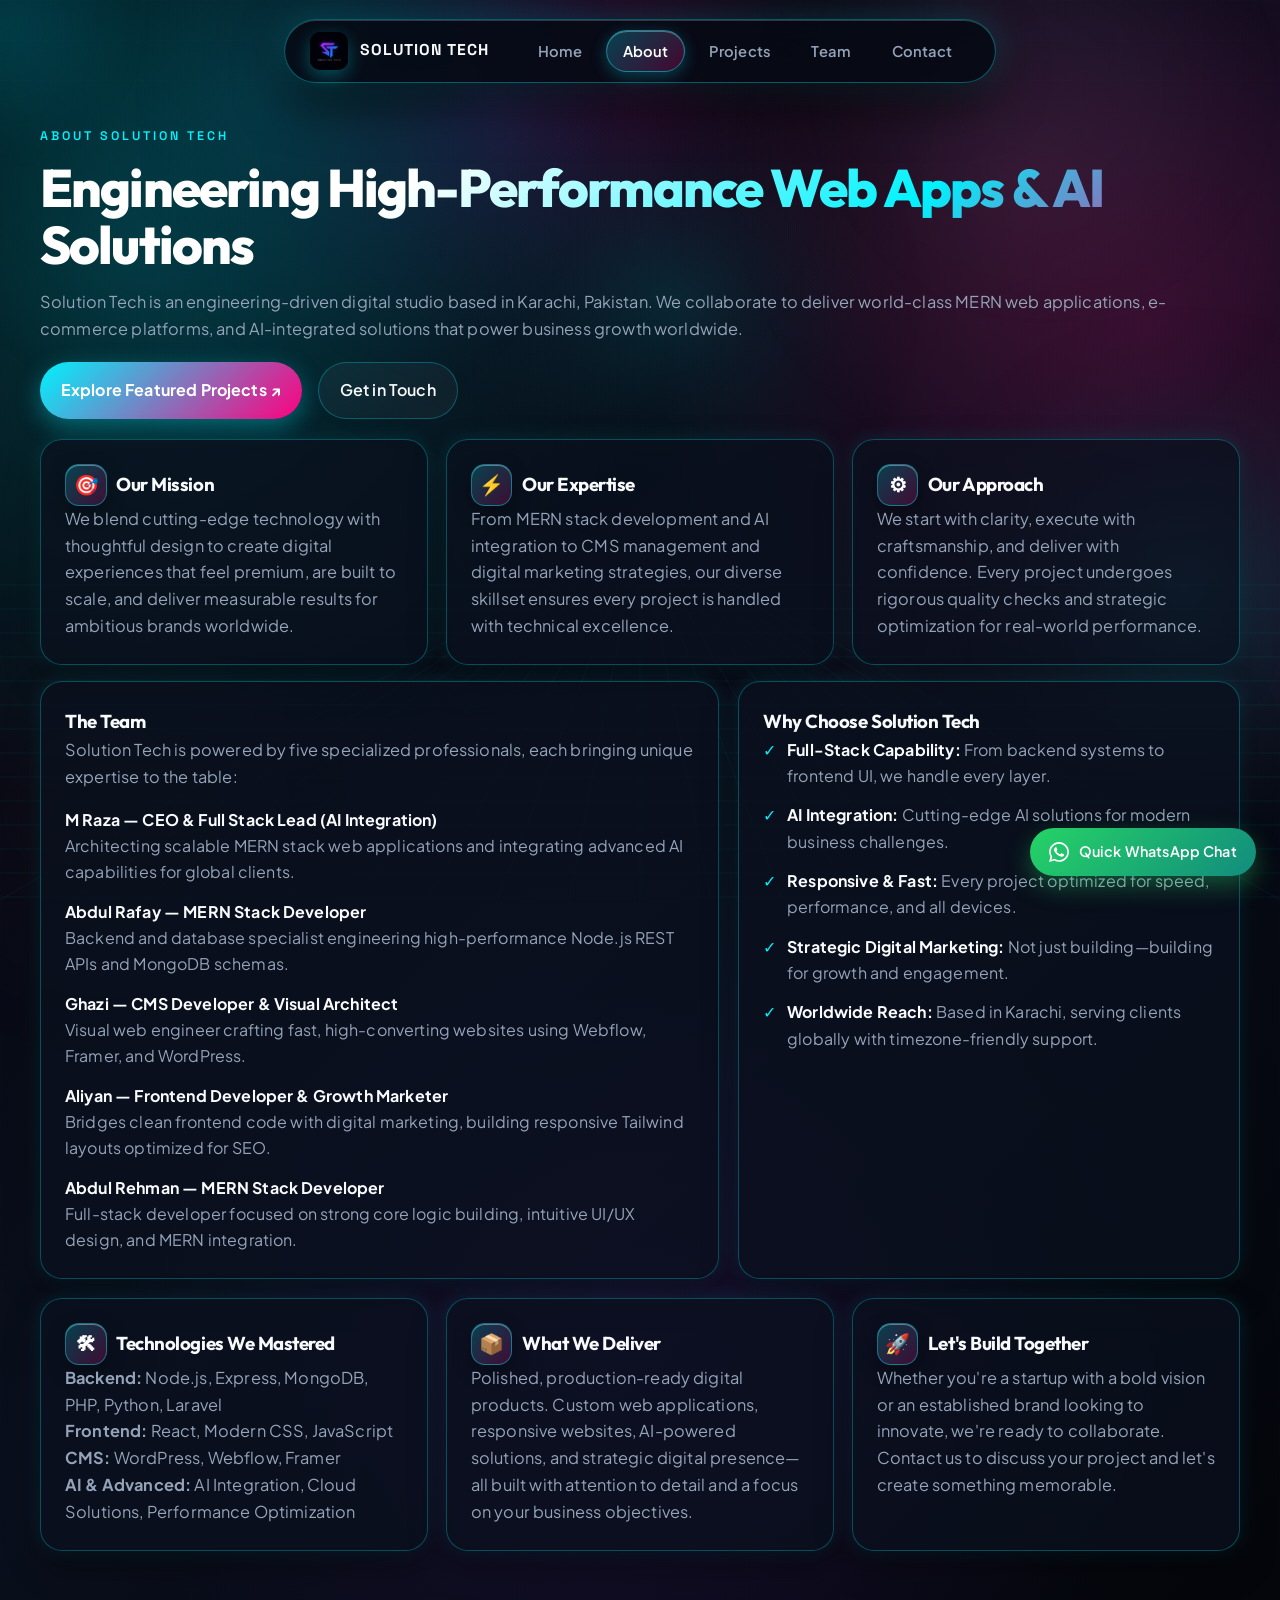
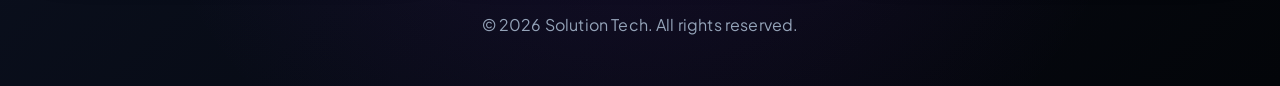
<file: about.html>
<!DOCTYPE html>
<html lang="en">
  <head>
    <meta charset="UTF-8" />
    <meta name="viewport" content="width=device-width, initial-scale=1.0" />
    <meta name="description" content="Learn more about Solution Tech and the way we build thoughtful digital experiences." />
    <title>Solution Tech | About</title>
    <link rel="stylesheet" href="styles.css?v=16.0" />
  </head>
  <body>
    <canvas id="particleCanvas"></canvas>
    <div class="aurora aurora-one"></div>
    <div class="aurora aurora-two"></div>
    <div class="cursor-glow" aria-hidden="true"></div>

    <header class="site-header">
      <a href="index.html" class="brand">
        <img src="solution tech logo.png" alt="Solution Tech logo" class="brand-logo" />
        <span>Solution Tech</span>
      </a>
      <button class="mobile-nav-toggle" aria-label="Toggle navigation menu">
        <svg width="24" height="24" viewBox="0 0 24 24" fill="none" stroke="currentColor" stroke-width="2" stroke-linecap="round" stroke-linejoin="round"><line x1="3" y1="12" x2="21" y2="12"></line><line x1="3" y1="6" x2="21" y2="6"></line><line x1="3" y1="18" x2="21" y2="18"></line></svg>
      </button>
      <nav class="site-nav" aria-label="Primary navigation">
        <a href="index.html">Home</a>
        <a href="about.html" class="active">About</a>
        <a href="projects.html">Projects</a>
        <a href="team.html">Team</a>
        <a href="contact.html">Contact</a>
      </nav>
    </header>

    <main class="page-shell">
      <section class="reveal">
        <p class="eyebrow">About Solution Tech</p>
        <h1 class="page-title">Engineering High-Performance Web Apps & AI Solutions</h1>
        <p class="hero-text">Solution Tech is an engineering-driven digital studio based in Karachi, Pakistan. We collaborate to deliver world-class MERN web applications, e-commerce platforms, and AI-integrated solutions that power business growth worldwide.</p>
        <div class="hero-actions" style="margin-top: 1.2rem;">
          <a href="projects.html" class="btn btn-primary">Explore Featured Projects ↗</a>
          <a href="contact.html" class="btn btn-secondary">Get in Touch</a>
        </div>
      </section>

      <section class="info-grid reveal">
        <article class="info-card">
          <h3><span class="card-icon">🎯</span> Our Mission</h3>
          <p>We blend cutting-edge technology with thoughtful design to create digital experiences that feel premium, are built to scale, and deliver measurable results for ambitious brands worldwide.</p>
        </article>
        <article class="info-card">
          <h3><span class="card-icon">⚡</span> Our Expertise</h3>
          <p>From MERN stack development and AI integration to CMS management and digital marketing strategies, our diverse skillset ensures every project is handled with technical excellence.</p>
        </article>
        <article class="info-card">
          <h3><span class="card-icon">⚙</span> Our Approach</h3>
          <p>We start with clarity, execute with craftsmanship, and deliver with confidence. Every project undergoes rigorous quality checks and strategic optimization for real-world performance.</p>
        </article>
      </section>

      <section class="detail-section reveal">
        <article class="detail-card">
          <h3>The Team</h3>
          <p>Solution Tech is powered by five specialized professionals, each bringing unique expertise to the table:</p>
          <ul style="list-style: none; padding: 0; margin-top: 1rem; color: var(--muted);">
            <li style="margin-bottom: 0.8rem;"><strong style="color: var(--text);">M Raza — CEO & Full Stack Lead (AI Integration)</strong><br/>Architecting scalable MERN stack web applications and integrating advanced AI capabilities for global clients.</li>
            <li style="margin-bottom: 0.8rem;"><strong style="color: var(--text);">Abdul Rafay — MERN Stack Developer</strong><br/>Backend and database specialist engineering high-performance Node.js REST APIs and MongoDB schemas.</li>
            <li style="margin-bottom: 0.8rem;"><strong style="color: var(--text);">Ghazi — CMS Developer & Visual Architect</strong><br/>Visual web engineer crafting fast, high-converting websites using Webflow, Framer, and WordPress.</li>
            <li style="margin-bottom: 0.8rem;"><strong style="color: var(--text);">Aliyan — Frontend Developer & Growth Marketer</strong><br/>Bridges clean frontend code with digital marketing, building responsive Tailwind layouts optimized for SEO.</li>
            <li><strong style="color: var(--text);">Abdul Rehman — MERN Stack Developer</strong><br/>Full-stack developer focused on strong core logic building, intuitive UI/UX design, and MERN integration.</li>
          </ul>
        </article>
        <article class="detail-card">
          <h3>Why Choose Solution Tech</h3>
          <ul style="list-style: none; padding: 0; color: var(--muted);">
            <li style="margin-bottom: 0.8rem; padding-left: 1.5rem; position: relative;"><span style="position: absolute; left: 0; color: var(--accent);">✓</span> <strong style="color: var(--text);">Full-Stack Capability:</strong> From backend systems to frontend UI, we handle every layer.</li>
            <li style="margin-bottom: 0.8rem; padding-left: 1.5rem; position: relative;"><span style="position: absolute; left: 0; color: var(--accent);">✓</span> <strong style="color: var(--text);">AI Integration:</strong> Cutting-edge AI solutions for modern business challenges.</li>
            <li style="margin-bottom: 0.8rem; padding-left: 1.5rem; position: relative;"><span style="position: absolute; left: 0; color: var(--accent);">✓</span> <strong style="color: var(--text);">Responsive & Fast:</strong> Every project optimized for speed, performance, and all devices.</li>
            <li style="margin-bottom: 0.8rem; padding-left: 1.5rem; position: relative;"><span style="position: absolute; left: 0; color: var(--accent);">✓</span> <strong style="color: var(--text);">Strategic Digital Marketing:</strong> Not just building—building for growth and engagement.</li>
            <li style="margin-bottom: 0.8rem; padding-left: 1.5rem; position: relative;"><span style="position: absolute; left: 0; color: var(--accent);">✓</span> <strong style="color: var(--text);">Worldwide Reach:</strong> Based in Karachi, serving clients globally with timezone-friendly support.</li>
          </ul>
        </article>
      </section>

      <section class="info-grid reveal">
        <article class="info-card">
          <h3><span class="card-icon">🛠</span> Technologies We Mastered</h3>
          <p><strong>Backend:</strong> Node.js, Express, MongoDB, PHP, Python, Laravel<br/><strong>Frontend:</strong> React, Modern CSS, JavaScript<br/><strong>CMS:</strong> WordPress, Webflow, Framer<br/><strong>AI & Advanced:</strong> AI Integration, Cloud Solutions, Performance Optimization</p>
        </article>
        <article class="info-card">
          <h3><span class="card-icon">📦</span> What We Deliver</h3>
          <p>Polished, production-ready digital products. Custom web applications, responsive websites, AI-powered solutions, and strategic digital presence—all built with attention to detail and a focus on your business objectives.</p>
        </article>
        <article class="info-card">
          <h3><span class="card-icon">🚀</span> Let's Build Together</h3>
          <p>Whether you're a startup with a bold vision or an established brand looking to innovate, we're ready to collaborate. Contact us to discuss your project and let's create something memorable.</p>
        </article>
      </section>
    </main>

    <footer class="site-footer">
      <p>© <span id="year"></span> Solution Tech. All rights reserved.</p>
    </footer>

    <!-- Floating WhatsApp Button -->
    <a href="https://wa.me/923292179603?text=Hi%20Solution%20Tech,%20I%20want%20to%20discuss%20a%20project" target="_blank" class="whatsapp-float" aria-label="Chat on WhatsApp">
      <svg class="whatsapp-icon" viewBox="0 0 24 24">
        <path d="M.057 24l1.687-6.163c-1.041-1.804-1.588-3.849-1.587-5.946.003-6.556 5.338-11.891 11.893-11.891 3.181.001 6.167 1.24 8.413 3.488 2.245 2.248 3.481 5.236 3.48 8.414-.003 6.557-5.338 11.892-11.893 11.892-1.99-.001-3.951-.5-5.688-1.448l-6.305 1.654zm6.597-3.807c1.676.995 3.276 1.591 5.392 1.592 5.448 0 9.886-4.434 9.889-9.885.002-5.462-4.415-9.89-9.881-9.892-5.452 0-9.887 4.434-9.889 9.884-.001 2.225.651 3.891 1.746 5.634l-.999 3.648 3.742-.981zm11.387-5.464c-.074-.124-.272-.198-.57-.347-.297-.149-1.758-.868-2.031-.967-.272-.099-.47-.149-.669.149-.198.297-.768.967-.941 1.165-.173.198-.347.223-.644.074-.297-.149-1.255-.462-2.39-1.475-.883-.788-1.48-1.761-1.653-2.059-.173-.297-.018-.458.13-.606.134-.133.297-.347.446-.521.151-.172.2-.296.3-.495.099-.198.05-.372-.025-.521-.075-.148-.669-1.611-.916-2.206-.242-.579-.487-.501-.669-.51l-.57-.01c-.198 0-.52.074-.792.372s-1.04 1.016-1.04 2.479 1.065 2.876 1.213 3.074c.149.198 2.095 3.2 5.076 4.487.709.306 1.263.489 1.694.626.712.226 1.36.194 1.872.118.571-.085 1.758-.719 2.006-1.413.248-.695.248-1.29.173-1.414z"/>
      </svg>
      <span>Quick WhatsApp Chat</span>
    </a>

    <script src="script.js?v=16.0"></script>
  </body>
</html>
</file>
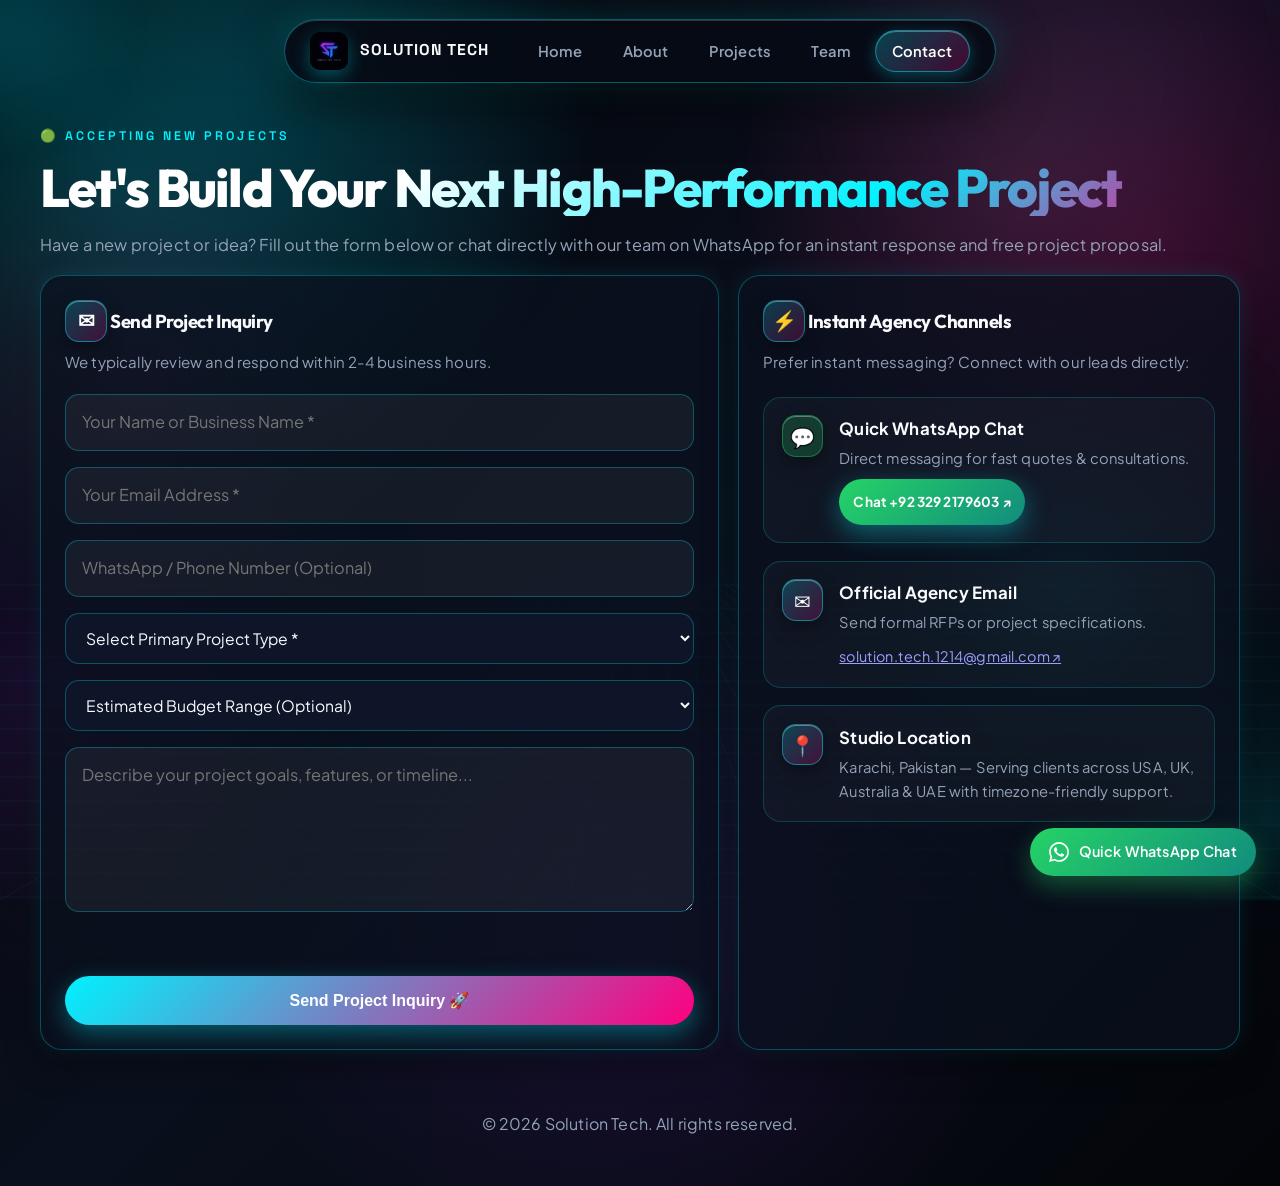
<file: contact.html>
<!DOCTYPE html>
<html lang="en">
  <head>
    <meta charset="UTF-8" />
    <meta name="viewport" content="width=device-width, initial-scale=1.0" />
    <meta name="description" content="Contact Solution Tech for your next project." />
    <title>Solution Tech | Contact</title>
    <link rel="stylesheet" href="styles.css?v=16.0" />
  </head>
  <body>
    <canvas id="particleCanvas"></canvas>
    <div class="aurora aurora-one"></div>
    <div class="aurora aurora-two"></div>
    <div class="cursor-glow" aria-hidden="true"></div>

    <header class="site-header">
      <a href="index.html" class="brand">
        <img src="solution tech logo.png" alt="Solution Tech logo" class="brand-logo" />
        <span>Solution Tech</span>
      </a>
      <button class="mobile-nav-toggle" aria-label="Toggle navigation menu">
        <svg width="24" height="24" viewBox="0 0 24 24" fill="none" stroke="currentColor" stroke-width="2" stroke-linecap="round" stroke-linejoin="round"><line x1="3" y1="12" x2="21" y2="12"></line><line x1="3" y1="6" x2="21" y2="6"></line><line x1="3" y1="18" x2="21" y2="18"></line></svg>
      </button>
      <nav class="site-nav" aria-label="Primary navigation">
        <a href="index.html">Home</a>
        <a href="about.html">About</a>
        <a href="projects.html">Projects</a>
        <a href="team.html">Team</a>
        <a href="contact.html" class="active">Contact</a>
      </nav>
    </header>

    <main class="page-shell">
      <section class="reveal">
        <p class="eyebrow">🟢 Accepting New Projects</p>
        <h1 class="page-title">Let's Build Your Next High-Performance Project</h1>
        <p class="hero-text">Have a new project or idea? Fill out the form below or chat directly with our team on WhatsApp for an instant response and free project proposal.</p>
      </section>

      <section class="detail-section reveal">
        <!-- Contact Form Card -->
        <article class="contact-card">
          <h3 style="margin-bottom: 0.5rem;"><span class="card-icon">✉</span> Send Project Inquiry</h3>
          <p style="margin-bottom: 1.2rem; font-size: 0.94rem;">We typically review and respond within 2-4 business hours.</p>
          
          <form id="contactForm">
            <input type="text" name="name" placeholder="Your Name or Business Name *" required />
            <input type="email" name="email" placeholder="Your Email Address *" required />
            <input type="tel" name="phone" placeholder="WhatsApp / Phone Number (Optional)" />
            
            <select name="service_type" required>
              <option value="" disabled selected>Select Primary Project Type *</option>
              <option value="Full-Stack MERN Application">Full-Stack MERN Web Application</option>
              <option value="AI Integration & Automation">AI Integration & RAG Workflows</option>
              <option value="E-Commerce Storefront">E-Commerce & Retail Portal</option>
              <option value="Corporate CMS & Webflow Site">Corporate Site (Webflow / Framer / WP)</option>
              <option value="UI/UX Design System">UI/UX & 3D Visual Design</option>
            </select>

            <select name="budget_range">
              <option value="" disabled selected>Estimated Budget Range (Optional)</option>
              <option value="$500 - $1,500">$500 – $1,500</option>
              <option value="$1,500 - $3,000">$1,500 – $3,000</option>
              <option value="$3,000 - $5,000">$3,000 – $5,000+</option>
              <option value="Custom Enterprise">Custom Enterprise Scope</option>
            </select>

            <textarea rows="5" name="message" placeholder="Describe your project goals, features, or timeline..." required></textarea>
            
            <input type="hidden" name="_captcha" value="false" />
            <input type="hidden" name="_template" value="table" />
            <input type="hidden" name="_subject" value="New Project Inquiry from Solution Tech Website" />
            
            <div id="formStatus" class="form-status" role="status" aria-live="polite"></div>
            <button type="submit" id="submitBtn" class="btn btn-primary" style="font-size: 1rem; padding: 0.95rem 1.5rem;">Send Project Inquiry 🚀</button>
          </form>
        </article>

        <!-- Direct Contact Info Card -->
        <article class="detail-card">
          <h3 style="margin-bottom: 0.5rem;"><span class="card-icon">⚡</span> Instant Agency Channels</h3>
          <p style="margin-bottom: 1.4rem; font-size: 0.94rem;">Prefer instant messaging? Connect with our leads directly:</p>

          <div class="contact-info-block">
            <div class="contact-info-item">
              <span class="card-icon" style="background: rgba(37, 211, 102, 0.2); border-color: rgba(37, 211, 102, 0.4); color: #25d366;">💬</span>
              <div>
                <strong style="color: var(--text); font-size: 1.05rem;">Quick WhatsApp Chat</strong>
                <p style="margin: 0.2rem 0 0.5rem; font-size: 0.92rem;">Direct messaging for fast quotes & consultations.</p>
                <a href="https://wa.me/923292179603?text=Hi%20Solution%20Tech,%20I%20want%20to%20discuss%20a%20project" target="_blank" class="btn btn-primary" style="padding: 0.45rem 0.9rem; font-size: 0.85rem; background: linear-gradient(135deg, #25d366, #128c7e);">Chat +92 329 2179603 ↗</a>
              </div>
            </div>

            <div class="contact-info-item">
              <span class="card-icon">✉</span>
              <div>
                <strong style="color: var(--text); font-size: 1.05rem;">Official Agency Email</strong>
                <p style="margin: 0.2rem 0 0.5rem; font-size: 0.92rem;">Send formal RFPs or project specifications.</p>
                <a href="mailto:solution.tech.1214@gmail.com" class="project-link" style="font-size: 0.9rem;">solution.tech.1214@gmail.com ↗</a>
              </div>
            </div>

            <div class="contact-info-item">
              <span class="card-icon">📍</span>
              <div>
                <strong style="color: var(--text); font-size: 1.05rem;">Studio Location</strong>
                <p style="margin: 0.2rem 0 0; font-size: 0.92rem;">Karachi, Pakistan — Serving clients across USA, UK, Australia & UAE with timezone-friendly support.</p>
              </div>
            </div>
          </div>
        </article>
      </section>
    </main>

    <footer class="site-footer">
      <p>© <span id="year"></span> Solution Tech. All rights reserved.</p>
    </footer>

    <!-- Floating WhatsApp Button -->
    <a href="https://wa.me/923292179603?text=Hi%20Solution%20Tech,%20I%20want%20to%20discuss%20a%20project" target="_blank" class="whatsapp-float" aria-label="Chat on WhatsApp">
      <svg class="whatsapp-icon" viewBox="0 0 24 24">
        <path d="M.057 24l1.687-6.163c-1.041-1.804-1.588-3.849-1.587-5.946.003-6.556 5.338-11.891 11.893-11.891 3.181.001 6.167 1.24 8.413 3.488 2.245 2.248 3.481 5.236 3.48 8.414-.003 6.557-5.338 11.892-11.893 11.892-1.99-.001-3.951-.5-5.688-1.448l-6.305 1.654zm6.597-3.807c1.676.995 3.276 1.591 5.392 1.592 5.448 0 9.886-4.434 9.889-9.885.002-5.462-4.415-9.89-9.881-9.892-5.452 0-9.887 4.434-9.889 9.884-.001 2.225.651 3.891 1.746 5.634l-.999 3.648 3.742-.981zm11.387-5.464c-.074-.124-.272-.198-.57-.347-.297-.149-1.758-.868-2.031-.967-.272-.099-.47-.149-.669.149-.198.297-.768.967-.941 1.165-.173.198-.347.223-.644.074-.297-.149-1.255-.462-2.39-1.475-.883-.788-1.48-1.761-1.653-2.059-.173-.297-.018-.458.13-.606.134-.133.297-.347.446-.521.151-.172.2-.296.3-.495.099-.198.05-.372-.025-.521-.075-.148-.669-1.611-.916-2.206-.242-.579-.487-.501-.669-.51l-.57-.01c-.198 0-.52.074-.792.372s-1.04 1.016-1.04 2.479 1.065 2.876 1.213 3.074c.149.198 2.095 3.2 5.076 4.487.709.306 1.263.489 1.694.626.712.226 1.36.194 1.872.118.571-.085 1.758-.719 2.006-1.413.248-.695.248-1.29.173-1.414z"/>
      </svg>
      <span>Quick WhatsApp Chat</span>
    </a>

    <script src="script.js?v=16.0"></script>
  </body>
</html>
</file>
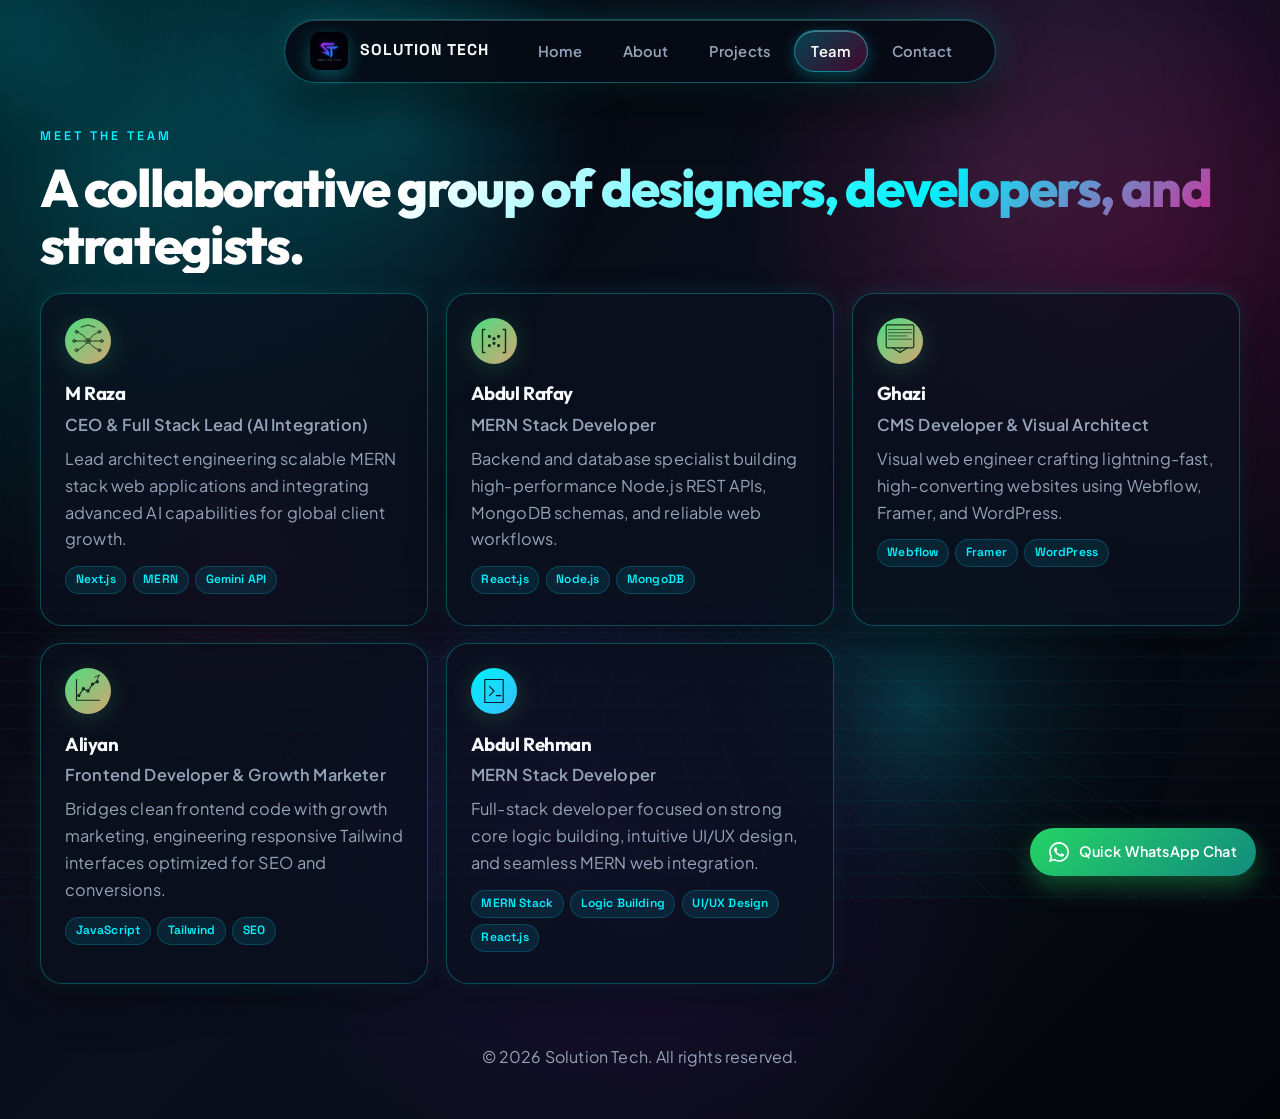
<file: team.html>
<!DOCTYPE html>
<html lang="en">
  <head>
    <meta charset="UTF-8" />
    <meta name="viewport" content="width=device-width, initial-scale=1.0" />
    <meta name="description" content="Meet the team behind Solution Tech." />
    <title>Solution Tech | Team</title>
    <link rel="stylesheet" href="styles.css?v=16.0" />
  </head>
  <body>
    <canvas id="particleCanvas"></canvas>
    <div class="aurora aurora-one"></div>
    <div class="aurora aurora-two"></div>
    <div class="cursor-glow" aria-hidden="true"></div>

    <header class="site-header">
      <a href="index.html" class="brand">
        <img src="solution tech logo.png" alt="Solution Tech logo" class="brand-logo" />
        <span>Solution Tech</span>
      </a>
      <button class="mobile-nav-toggle" aria-label="Toggle navigation menu">
        <svg width="24" height="24" viewBox="0 0 24 24" fill="none" stroke="currentColor" stroke-width="2" stroke-linecap="round" stroke-linejoin="round"><line x1="3" y1="12" x2="21" y2="12"></line><line x1="3" y1="6" x2="21" y2="6"></line><line x1="3" y1="18" x2="21" y2="18"></line></svg>
      </button>
      <nav class="site-nav" aria-label="Primary navigation">
        <a href="index.html">Home</a>
        <a href="about.html">About</a>
        <a href="projects.html">Projects</a>
        <a href="team.html" class="active">Team</a>
        <a href="contact.html">Contact</a>
      </nav>
    </header>

    <main class="page-shell">
      <section class="reveal">
        <p class="eyebrow">Meet the Team</p>
        <h1 class="page-title">A collaborative group of designers, developers, and strategists.</h1>
      </section>

      <section class="team-grid reveal">
        <article class="team-card">
          <svg class="avatar-logo" viewBox="0 0 100 100" xmlns="http://www.w3.org/2000/svg">
            <defs>
              <linearGradient id="grad1" x1="0%" y1="0%" x2="100%" y2="100%">
                <stop offset="0%" style="stop-color:#4ade80;stop-opacity:1" />
                <stop offset="100%" style="stop-color:#d4a574;stop-opacity:1" />
              </linearGradient>
            </defs>
            <circle cx="50" cy="50" r="50" fill="url(#grad1)"/>
            <g fill="none" stroke="#0a1f13" stroke-width="2" stroke-linecap="round" stroke-linejoin="round" opacity="0.9">
              <circle cx="25" cy="30" r="3"/><circle cx="20" cy="50" r="3"/><circle cx="25" cy="70" r="3"/>
              <circle cx="75" cy="30" r="3"/><circle cx="80" cy="50" r="3"/><circle cx="75" cy="70" r="3"/>
              <circle cx="50" cy="50" r="5"/>
              <path d="M 25 30 Q 40 35 50 50"/><path d="M 20 50 L 45 50"/><path d="M 25 70 Q 40 65 50 50"/>
              <path d="M 75 30 Q 60 35 50 50"/><path d="M 80 50 L 55 50"/><path d="M 75 70 Q 60 65 50 50"/>
              <path d="M 35 20 L 50 15 L 65 20"/>
            </g>
          </svg>
          <h3>M Raza</h3>
          <p class="role">CEO & Full Stack Lead (AI Integration)</p>
          <p>Lead architect engineering scalable MERN stack web applications and integrating advanced AI capabilities for global client growth.</p>
          <div class="team-skills">
            <span class="skill-tag">Next.js</span>
            <span class="skill-tag">MERN</span>
            <span class="skill-tag">Gemini API</span>
          </div>
        </article>

        <article class="team-card">
          <svg class="avatar-logo" viewBox="0 0 100 100" xmlns="http://www.w3.org/2000/svg">
            <defs>
              <linearGradient id="grad2" x1="0%" y1="0%" x2="100%" y2="100%">
                <stop offset="0%" style="stop-color:#4ade80;stop-opacity:1" />
                <stop offset="100%" style="stop-color:#d4a574;stop-opacity:1" />
              </linearGradient>
            </defs>
            <circle cx="50" cy="50" r="50" fill="url(#grad2)"/>
            <g fill="none" stroke="#0a1f13" stroke-width="3" stroke-linecap="round" stroke-linejoin="round" opacity="0.9">
              <path d="M 30 25 L 25 25 L 25 75 L 30 75" stroke-width="3"/>
              <path d="M 70 25 L 75 25 L 75 75 L 70 75" stroke-width="3"/>
              <circle cx="40" cy="40" r="2" fill="#0a1f13"/><circle cx="50" cy="45" r="2" fill="#0a1f13"/><circle cx="60" cy="40" r="2" fill="#0a1f13"/>
              <circle cx="40" cy="60" r="2" fill="#0a1f13"/><circle cx="50" cy="55" r="2" fill="#0a1f13"/><circle cx="60" cy="60" r="2" fill="#0a1f13"/>
            </g>
          </svg>
          <h3>Abdul Rafay</h3>
          <p class="role">MERN Stack Developer</p>
          <p>Backend and database specialist building high-performance Node.js REST APIs, MongoDB schemas, and reliable web workflows.</p>
          <div class="team-skills">
            <span class="skill-tag">React.js</span>
            <span class="skill-tag">Node.js</span>
            <span class="skill-tag">MongoDB</span>
          </div>
        </article>

        <article class="team-card">
          <svg class="avatar-logo" viewBox="0 0 100 100" xmlns="http://www.w3.org/2000/svg">
            <defs>
              <linearGradient id="grad3" x1="0%" y1="0%" x2="100%" y2="100%">
                <stop offset="0%" style="stop-color:#4ade80;stop-opacity:1" />
                <stop offset="100%" style="stop-color:#d4a574;stop-opacity:1" />
              </linearGradient>
            </defs>
            <circle cx="50" cy="50" r="50" fill="url(#grad3)"/>
            <g fill="none" stroke="#0a1f13" stroke-width="2.5" stroke-linecap="round" stroke-linejoin="round" opacity="0.9">
              <rect x="20" y="15" width="60" height="50" rx="3"/>
              <line x1="25" y1="25" x2="75" y2="25" stroke-width="1.5"/><line x1="25" y1="32" x2="75" y2="32" stroke-width="1.5"/>
              <line x1="25" y1="39" x2="65" y2="39" stroke-width="1.5"/><line x1="25" y1="46" x2="75" y2="46" stroke-width="1.5"/>
              <path d="M 35 65 L 50 75 L 65 65"/><line x1="50" y1="65" x2="50" y2="75" stroke-width="1.5"/>
            </g>
          </svg>
          <h3>Ghazi</h3>
          <p class="role">CMS Developer & Visual Architect</p>
          <p>Visual web engineer crafting lightning-fast, high-converting websites using Webflow, Framer, and WordPress.</p>
          <div class="team-skills">
            <span class="skill-tag">Webflow</span>
            <span class="skill-tag">Framer</span>
            <span class="skill-tag">WordPress</span>
          </div>
        </article>

        <article class="team-card">
          <svg class="avatar-logo" viewBox="0 0 100 100" xmlns="http://www.w3.org/2000/svg">
            <defs>
              <linearGradient id="grad4" x1="0%" y1="0%" x2="100%" y2="100%">
                <stop offset="0%" style="stop-color:#4ade80;stop-opacity:1" />
                <stop offset="100%" style="stop-color:#d4a574;stop-opacity:1" />
              </linearGradient>
            </defs>
            <circle cx="50" cy="50" r="50" fill="url(#grad4)"/>
            <g fill="none" stroke="#0a1f13" stroke-width="2.5" stroke-linecap="round" stroke-linejoin="round" opacity="0.9">
              <line x1="25" y1="25" x2="25" y2="70"/><line x1="25" y1="70" x2="75" y2="70"/>
              <polyline points="30,60 40,45 50,50 60,35 70,30" stroke-width="2.5" fill="none"/>
              <circle cx="30" cy="60" r="2.5" fill="#0a1f13"/><circle cx="40" cy="45" r="2.5" fill="#0a1f13"/>
              <circle cx="50" cy="50" r="2.5" fill="#0a1f13"/><circle cx="60" cy="35" r="2.5" fill="#0a1f13"/><circle cx="70" cy="30" r="2.5" fill="#0a1f13"/>
              <path d="M 65 20 L 75 15 L 70 25" stroke-width="2" fill="none"/>
            </g>
          </svg>
          <h3>Aliyan</h3>
          <p class="role">Frontend Developer & Growth Marketer</p>
          <p>Bridges clean frontend code with growth marketing, engineering responsive Tailwind interfaces optimized for SEO and conversions.</p>
          <div class="team-skills">
            <span class="skill-tag">JavaScript</span>
            <span class="skill-tag">Tailwind</span>
            <span class="skill-tag">SEO</span>
          </div>
        </article>

        <article class="team-card">
          <svg class="avatar-logo" viewBox="0 0 100 100" xmlns="http://www.w3.org/2000/svg">
            <defs>
              <linearGradient id="grad5" x1="0%" y1="0%" x2="100%" y2="100%">
                <stop offset="0%" style="stop-color:#00f2fe;stop-opacity:1" />
                <stop offset="100%" style="stop-color:#38bdf8;stop-opacity:1" />
              </linearGradient>
            </defs>
            <circle cx="50" cy="50" r="50" fill="url(#grad5)"/>
            <g fill="none" stroke="#040714" stroke-width="2.5" stroke-linecap="round" stroke-linejoin="round" opacity="0.9">
              <path d="M30 25 L70 25 L70 75 L30 75 Z" rx="6" />
              <path d="M40 40 L50 50 L40 60" />
              <path d="M55 60 L65 60" />
            </g>
          </svg>
          <h3>Abdul Rehman</h3>
          <p class="role">MERN Stack Developer</p>
          <p>Full-stack developer focused on strong core logic building, intuitive UI/UX design, and seamless MERN web integration.</p>
          <div class="team-skills">
            <span class="skill-tag">MERN Stack</span>
            <span class="skill-tag">Logic Building</span>
            <span class="skill-tag">UI/UX Design</span>
            <span class="skill-tag">React.js</span>
          </div>
        </article>
      </section>
    </main>

    <footer class="site-footer">
      <p>© <span id="year"></span> Solution Tech. All rights reserved.</p>
    </footer>

    <!-- Floating WhatsApp Button -->
    <a href="https://wa.me/923292179603?text=Hi%20Solution%20Tech,%20I%20want%20to%20discuss%20a%20project" target="_blank" class="whatsapp-float" aria-label="Chat on WhatsApp">
      <svg class="whatsapp-icon" viewBox="0 0 24 24">
        <path d="M.057 24l1.687-6.163c-1.041-1.804-1.588-3.849-1.587-5.946.003-6.556 5.338-11.891 11.893-11.891 3.181.001 6.167 1.24 8.413 3.488 2.245 2.248 3.481 5.236 3.48 8.414-.003 6.557-5.338 11.892-11.893 11.892-1.99-.001-3.951-.5-5.688-1.448l-6.305 1.654zm6.597-3.807c1.676.995 3.276 1.591 5.392 1.592 5.448 0 9.886-4.434 9.889-9.885.002-5.462-4.415-9.89-9.881-9.892-5.452 0-9.887 4.434-9.889 9.884-.001 2.225.651 3.891 1.746 5.634l-.999 3.648 3.742-.981zm11.387-5.464c-.074-.124-.272-.198-.57-.347-.297-.149-1.758-.868-2.031-.967-.272-.099-.47-.149-.669.149-.198.297-.768.967-.941 1.165-.173.198-.347.223-.644.074-.297-.149-1.255-.462-2.39-1.475-.883-.788-1.48-1.761-1.653-2.059-.173-.297-.018-.458.13-.606.134-.133.297-.347.446-.521.151-.172.2-.296.3-.495.099-.198.05-.372-.025-.521-.075-.148-.669-1.611-.916-2.206-.242-.579-.487-.501-.669-.51l-.57-.01c-.198 0-.52.074-.792.372s-1.04 1.016-1.04 2.479 1.065 2.876 1.213 3.074c.149.198 2.095 3.2 5.076 4.487.709.306 1.263.489 1.694.626.712.226 1.36.194 1.872.118.571-.085 1.758-.719 2.006-1.413.248-.695.248-1.29.173-1.414z"/>
      </svg>
      <span>Quick WhatsApp Chat</span>
    </a>

    <script src="script.js?v=16.0"></script>
  </body>
</html>
</file>
<file: styles.css>
@import url('https://fonts.googleapis.com/css2?family=Outfit:wght@400;500;600;700;800;900&family=Plus+Jakarta+Sans:ital,wght@0,300;0,400;0,500;0,600;0,700;0,800;1,400&family=Space+Grotesk:wght@500;600;700&display=swap');

:root {
  color-scheme: dark;
  --bg: #030509;
  --bg-soft: rgba(255, 255, 255, 0.04);
  --panel: linear-gradient(135deg, rgba(15, 23, 42, 0.75), rgba(8, 12, 24, 0.85));
  --text: #f8fafc;
  --muted: #94a3b8;
  --accent: #00f2fe;
  --accent-strong: #ff007f;
  --accent-purple: #7928ca;
  --border: rgba(0, 242, 254, 0.28);
  --border-glow: rgba(255, 0, 127, 0.35);
  --shadow: 0 25px 60px rgba(0, 0, 0, 0.6), 0 0 35px rgba(0, 242, 254, 0.15);
  --max-width: 1200px;
}

* {
  box-sizing: border-box;
  margin: 0;
  padding: 0;
}

html {
  scroll-behavior: smooth;
}

/* --- Smooth Custom Scrollbar --- */
::-webkit-scrollbar {
  width: 10px;
}
::-webkit-scrollbar-track {
  background: #030509;
}
::-webkit-scrollbar-thumb {
  background: linear-gradient(180deg, #00f2fe, #7928ca);
  border-radius: 999px;
  border: 2px solid #030509;
}
::-webkit-scrollbar-thumb:hover {
  background: linear-gradient(180deg, #00f2fe, #ff007f);
}

/* --- Smooth Reveal Animations --- */
.reveal {
  opacity: 0;
  transform: translateY(28px);
  transition: opacity 0.75s cubic-bezier(0.16, 1, 0.3, 1), transform 0.75s cubic-bezier(0.16, 1, 0.3, 1);
  will-change: opacity, transform;
}

.reveal.visible {
  opacity: 1;
  transform: translateY(0);
}

.hero-card,
.info-card,
.detail-card,
.project-card,
.team-card,
.contact-card {
  background: transparent;
  border: none;
  border-bottom: 1px solid rgba(0, 242, 254, 0.22);
  box-shadow: none;
  border-radius: 0;
  padding: 1.8rem 0.5rem;
  transition: transform 0.4s cubic-bezier(0.16, 1, 0.3, 1), border-color 0.4s ease;
}

.hero-card:hover,
.info-card:hover,
.detail-card:hover,
.project-card:hover,
.team-card:hover,
.contact-card:hover {
  transform: translateY(-4px);
  border-bottom-color: #00f2fe;
  background: transparent;
  box-shadow: none;
}

body {
  font-family: 'Plus Jakarta Sans', -apple-system, BlinkMacSystemFont, 'Segoe UI', Roboto, sans-serif;
  letter-spacing: 0.01em;
  -webkit-font-smoothing: antialiased;
  text-rendering: optimizeLegibility;
  padding-bottom: 1rem;
  background:
    radial-gradient(circle at 10% 15%, rgba(0, 242, 254, 0.18), transparent 30%),
    radial-gradient(circle at 90% 20%, rgba(255, 0, 127, 0.16), transparent 28%),
    radial-gradient(circle at 50% 80%, rgba(121, 40, 202, 0.15), transparent 35%),
    linear-gradient(135deg, #030509 0%, #0a0f1d 50%, #030509 100%);
  color: var(--text);
  min-height: 100vh;
  line-height: 1.65;
  overflow-x: hidden;
  position: relative;
}

body::before,
body::after {
  content: "";
  position: fixed;
  inset: 0;
  z-index: 0;
  pointer-events: none;
}

body::before {
  background-image: linear-gradient(rgba(255,255,255,0.03) 1px, transparent 1px), linear-gradient(90deg, rgba(255,255,255,0.03) 1px, transparent 1px);
  background-size: 40px 40px;
  opacity: 0.45;
  mask-image: linear-gradient(to bottom, rgba(0,0,0,0.65), transparent 92%);
}

body::after {
  background: radial-gradient(circle at 20% 10%, rgba(0,216,255,0.12), transparent 28%), radial-gradient(circle at 80% 20%, rgba(255,94,153,0.1), transparent 24%);
  animation: driftGlow 12s ease-in-out infinite alternate;
}

#particleCanvas {
  position: fixed;
  inset: 0;
  width: 100vw;
  height: 100vh;
  pointer-events: none;
  z-index: 0;
}

.aurora {
  position: fixed;
  border-radius: 999px;
  filter: blur(70px);
  opacity: 0.26;
  pointer-events: none;
  z-index: 0;
  animation: pulseAurora 8s ease-in-out infinite;
}

.aurora-one {
  width: 320px;
  height: 320px;
  background: rgba(0, 216, 255, 0.14);
  top: -8%;
  right: 6%;
}

.aurora-two {
  width: 360px;
  height: 360px;
  background: rgba(255, 94, 153, 0.1);
  bottom: -10%;
  left: -6%;
  animation-delay: 1.8s;
}

.cursor-glow {
  position: fixed;
  width: 280px;
  height: 280px;
  border-radius: 50%;
  background: radial-gradient(circle, rgba(0,216,255,0.16), transparent 66%);
  pointer-events: none;
  transform: translate(-50%, -50%);
  z-index: 0;
  filter: blur(20px);
  transition: transform 0.16s ease-out;
}

.site-header,
.page-shell,
.site-footer {
  position: relative;
  z-index: 1;
}

.site-header {
  display: flex;
  justify-content: center;
  align-items: center;
  gap: 2rem;
  padding: 0.6rem 1.6rem;
  margin: 1.2rem auto 0;
  width: fit-content;
  max-width: min(var(--max-width), calc(100% - 2rem));
  position: sticky;
  top: 1.1rem;
  z-index: 100;
  border-radius: 999px;
  backdrop-filter: blur(22px);
  -webkit-backdrop-filter: blur(22px);
  background: rgba(6, 10, 20, 0.9);
  border: 1px solid rgba(0, 242, 254, 0.35);
  box-shadow: 0 20px 50px rgba(0, 0, 0, 0.6), 0 0 35px rgba(0, 242, 254, 0.2), inset 0 1px 0 rgba(255, 255, 255, 0.18);
  transition: all 0.35s cubic-bezier(0.16, 1, 0.3, 1);
}

.brand {
  display: inline-flex;
  align-items: center;
  gap: 0.75rem;
  font-weight: 800;
  letter-spacing: 0.05em;
  text-transform: uppercase;
  color: var(--text);
  text-decoration: none;
  font-size: 0.98rem;
  font-family: 'Space Grotesk', 'Outfit', sans-serif;
}

.brand-logo {
  width: 38px;
  height: 38px;
  object-fit: contain;
  border-radius: 10px;
  box-shadow: 0 6px 18px rgba(0, 242, 254, 0.3);
  transition: transform 0.3s ease;
}

.brand:hover .brand-logo {
  transform: rotate(-8deg) scale(1.1);
}

.site-nav {
  display: flex;
  align-items: center;
  gap: 0.4rem;
}

.site-nav a {
  color: var(--muted);
  text-decoration: none;
  padding: 0.5rem 1rem;
  border-radius: 999px;
  font-size: 0.92rem;
  font-weight: 600;
  font-family: 'Plus Jakarta Sans', sans-serif;
  transition: all 0.25s cubic-bezier(0.16, 1, 0.3, 1);
  border: 1px solid transparent;
}

.site-nav a:hover {
  color: var(--text);
  background: rgba(255, 255, 255, 0.08);
  border-color: rgba(0, 242, 254, 0.2);
  transform: translateY(-1px);
}

.site-nav a.active {
  color: #ffffff;
  background: linear-gradient(135deg, rgba(0, 242, 254, 0.25), rgba(255, 0, 127, 0.25));
  border-color: rgba(0, 242, 254, 0.45);
  box-shadow: 0 4px 16px rgba(0, 242, 254, 0.25), inset 0 1px 0 rgba(255, 255, 255, 0.3);
}

.page-shell {
  width: min(var(--max-width), calc(100% - 2rem));
  margin: 0 auto;
  padding: 2.4rem 0 3rem;
  max-width: 100%;
}

.hero {
  display: grid;
  grid-template-columns: 1.15fr 0.85fr;
  gap: 2rem;
  align-items: center;
  min-height: 78vh;
  padding: 1rem 0 2rem;
  width: 100%;
}

.eyebrow,
.card-badge,
.project-tag,
.skill-tag {
  font-family: 'Space Grotesk', 'Plus Jakarta Sans', sans-serif;
  font-weight: 600;
}

.eyebrow {
  display: inline-block;
  font-size: 0.78rem;
  text-transform: uppercase;
  letter-spacing: 0.24em;
  color: var(--accent);
  margin-bottom: 0.8rem;
}

.hero h1,
.page-title {
  font-family: 'Outfit', 'Plus Jakarta Sans', sans-serif;
  font-size: clamp(2.1rem, 4.2vw, 3.3rem);
  line-height: 1.08;
  margin-bottom: 1rem;
  font-weight: 800;
  letter-spacing: -0.035em;
  background: linear-gradient(135deg, #ffffff 30%, #00f2fe 70%, #ff007f 100%);
  -webkit-background-clip: text;
  -webkit-text-fill-color: transparent;
}

h1,
h2,
h3,
h4 {
  font-family: 'Outfit', 'Plus Jakarta Sans', sans-serif;
  font-weight: 700;
  letter-spacing: -0.025em;
}

p {
  font-size: 1rem;
  font-weight: 400;
}

.hero-text,
.info-card p,
.detail-card p,
.project-card p,
.team-card p,
.contact-card p,
.contact-card textarea,
.contact-card input {
  color: var(--muted);
  font-size: 1.02rem;
}

.hero-actions {
  display: flex;
  gap: 1rem;
  margin: 1.4rem 0 1.2rem;
  flex-wrap: wrap;
}

.btn {
  display: inline-flex;
  align-items: center;
  justify-content: center;
  padding: 0.9rem 1.3rem;
  min-height: 46px;
  border-radius: 999px;
  text-decoration: none;
  font-weight: 600;
  border: 1px solid transparent;
  transition: transform 0.22s ease, box-shadow 0.22s ease, border-color 0.22s ease, background 0.22s ease, filter 0.22s ease;
  will-change: transform, box-shadow;
}

.btn:hover {
  transform: translateY(-2px) scale(1.01);
  box-shadow: 0 10px 24px rgba(0, 216, 255, 0.16);
  filter: brightness(1.03);
}

.btn:focus-visible {
  outline: 2px solid rgba(0, 216, 255, 0.4);
  outline-offset: 3px;
}

.btn-primary {
  background: linear-gradient(135deg, #00f2fe 0%, #ff007f 100%);
  color: #ffffff;
  font-weight: 700;
  border: none;
  box-shadow: 0 8px 25px rgba(0, 242, 254, 0.35);
  animation: buttonPulse 3s ease-in-out infinite;
}

.btn-secondary {
  border-color: var(--border);
  color: var(--text);
  background: rgba(255, 255, 255, 0.04);
}

.btn-secondary:hover {
  background: rgba(255, 255, 255, 0.08);
  border-color: rgba(0, 216, 255, 0.28);
}

@keyframes buttonPulse {
  0%, 100% {
    box-shadow: 0 0 16px rgba(0, 216, 255, 0.16), 0 0 28px rgba(255, 94, 153, 0.1);
  }
  50% {
    box-shadow: 0 0 24px rgba(0, 216, 255, 0.28), 0 0 36px rgba(255, 94, 153, 0.16);
  }
}

.hero-card,
.info-card,
.detail-card,
.project-card,
.team-card,
.contact-card {
  background: var(--panel);
  border: 1px solid var(--border);
  box-shadow: var(--shadow);
  border-radius: 24px;
  backdrop-filter: blur(16px);
  transition: transform 0.3s ease, box-shadow 0.3s ease, border-color 0.3s ease, background 0.3s ease;
}

.hero-card {
  padding: 1.7rem;
}

.hero-visual-card {
  padding: 0;
  overflow: hidden;
}

.hero-visual {
  display: block;
  width: 100%;
  height: 260px;
  object-fit: cover;
  border-bottom: 1px solid rgba(255, 255, 255, 0.08);
  filter: saturate(1.1) contrast(1.05);
}

.hero-visual-card {
  box-shadow: 0 20px 45px rgba(0, 0, 0, 0.35), 0 0 28px rgba(0, 216, 255, 0.12);
}

.hero-card-content {
  padding: 1.7rem;
}

.card-badge {
  display: inline-block;
  font-size: 0.76rem;
  text-transform: uppercase;
  letter-spacing: 0.22em;
  color: var(--accent);
  margin-bottom: 0.8rem;
}

.card-icon,
.project-icon,
.feature-icon {
  display: inline-flex;
  align-items: center;
  justify-content: center;
  width: 2.6rem;
  height: 2.6rem;
  border-radius: 14px;
  background: linear-gradient(135deg, rgba(0, 242, 254, 0.22), rgba(255, 0, 127, 0.22));
  border: 1px solid rgba(0, 242, 254, 0.4);
  color: #ffffff;
  box-shadow: 0 6px 18px rgba(0, 0, 0, 0.35), inset 0 1px 0 rgba(255, 255, 255, 0.35);
  font-size: 1.25rem;
  flex-shrink: 0;
  transition: transform 0.35s cubic-bezier(0.34, 1.56, 0.64, 1), border-color 0.35s ease, box-shadow 0.35s ease;
}

.project-card:hover .project-icon {
  transform: scale(1.18) rotate(-6deg);
  border-color: #00f2fe;
  box-shadow: 0 8px 22px rgba(0, 242, 254, 0.45), inset 0 1px 0 rgba(255, 255, 255, 0.5);
}

.card-media {
  display: block;
  width: 100%;
  height: 180px;
  object-fit: cover;
  border-radius: 16px;
  margin-bottom: 1rem;
  border: 1px solid rgba(255,255,255,0.08);
  filter: saturate(1.04) contrast(1.03) brightness(0.95);
}

.hero-card h3,
.info-card h3,
.project-card h3 {
  display: flex;
  align-items: center;
  gap: 0.6rem;
}

.feature-list {
  list-style: none;
  display: grid;
  gap: 0.75rem;
  margin-top: 1rem;
}

.feature-list li {
  padding-left: 1rem;
  position: relative;
}

.feature-list li::before {
  content: "✦";
  position: absolute;
  left: 0;
  color: var(--accent);
  font-size: 0.9rem;
}

.info-grid,
.project-grid,
.team-grid,
.stats-grid,
.services-grid,
.process-grid,
.testimonial-grid {
  display: grid;
  gap: 1.1rem;
  margin-top: 1.2rem;
}

.info-grid {
  grid-template-columns: repeat(3, minmax(0, 1fr));
}

.stats-grid {
  grid-template-columns: repeat(4, minmax(0, 1fr));
}

.services-grid {
  grid-template-columns: repeat(2, minmax(0, 1fr));
}

.process-grid {
  grid-template-columns: repeat(4, minmax(0, 1fr));
}

.testimonial-grid {
  grid-template-columns: repeat(2, minmax(0, 1fr));
}

.project-grid {
  grid-template-columns: repeat(auto-fit, minmax(280px, 1fr));
  align-items: stretch;
}

.team-grid {
  grid-template-columns: repeat(3, minmax(0, 1fr));
}

.info-card,
.project-card,
.team-card,
.detail-card,
.stat-card,
.service-card,
.process-card,
.testimonial-card {
  padding: 1.3rem;
  transition: transform 0.2s ease, border-color 0.2s ease;
}

.info-card:hover,
.project-card:hover,
.team-card:hover,
.detail-card:hover,
.stat-card:hover,
.service-card:hover,
.process-card:hover,
.testimonial-card:hover {
  transform: translateY(-3px);
  border-color: rgba(99, 231, 163, 0.38);
  box-shadow: 0 12px 32px rgba(0, 0, 0, 0.24), 0 0 20px rgba(99, 231, 163, 0.1), inset 0 1px 0 rgba(99, 231, 163, 0.16);
  background: rgba(0, 216, 255, 0.05);
}

.section-block,
.projects-intro,
.cta-banner {
  padding: 1.2rem 1.25rem 1.3rem;
  border: 1px solid var(--border);
  border-radius: 24px;
  background: linear-gradient(135deg, rgba(0, 216, 255, 0.14), rgba(255, 94, 153, 0.1));
  box-shadow: var(--shadow);
  margin-top: 1.4rem;
}

.section-header {
  margin-bottom: 0.7rem;
}

.section-header h2 {
  font-size: clamp(1.4rem, 2vw, 1.8rem);
}

.stat-card {
  text-align: center;
}

.stat-card strong {
  display: block;
  font-size: 1.5rem;
  color: var(--accent);
  margin-bottom: 0.25rem;
}

.service-card,
.process-card,
.testimonial-card {
  position: relative;
}

.process-card span {
  display: inline-block;
  font-size: 0.8rem;
  font-weight: 700;
  color: var(--accent);
  margin-bottom: 0.5rem;
  letter-spacing: 0.2em;
  text-transform: uppercase;
}

.testimonial-card p {
  margin-bottom: 0.8rem;
  font-style: italic;
}

.cta-banner {
  display: flex;
  align-items: center;
  justify-content: space-between;
  gap: 1rem;
  background: linear-gradient(135deg, rgba(0, 216, 255, 0.18), rgba(255, 94, 153, 0.14));
}

.projects-badges {
  display: flex;
  flex-wrap: wrap;
  gap: 0.55rem;
  margin-top: 1rem;
}

.project-pill {
  display: inline-flex;
  align-items: center;
  padding: 0.38rem 0.7rem;
  border-radius: 999px;
  font-size: 0.78rem;
  letter-spacing: 0.12em;
  text-transform: uppercase;
  color: var(--accent);
  background: rgba(0, 216, 255, 0.12);
  border: 1px solid rgba(0, 216, 255, 0.2);
}

.project-card {
  position: relative;
  overflow: hidden;
  display: flex;
  flex-direction: column;
  gap: 0.75rem;
  min-height: 100%;
}

.project-media-wrap {
  padding: 0.6rem;
  border-radius: 22px;
  background: linear-gradient(135deg, rgba(0,216,255,0.14), rgba(255,94,153,0.12));
  border: 1px solid rgba(255,255,255,0.1);
  margin-bottom: 0.55rem;
}

.project-media {
  display: block;
  width: 100%;
  height: 210px;
  object-fit: cover;
  border-radius: 16px;
  border: 1px solid rgba(255,255,255,0.12);
  box-shadow: 0 14px 30px rgba(0, 0, 0, 0.28), inset 0 1px 0 rgba(255,255,255,0.06);
  background: linear-gradient(135deg, rgba(0,216,255,0.08), rgba(255,94,153,0.08));
}

.project-card-featured {
  padding: 1rem;
}

.project-tech {
  font-size: 0.9rem;
  color: var(--muted);
  margin: 0.45rem 0 0.2rem;
  line-height: 1.6;
}

.project-tech strong {
  color: var(--text);
}

.project-card::before {
  content: "";
  position: absolute;
  inset: 0;
  background: linear-gradient(135deg, rgba(0, 216, 255, 0.14), transparent 45%, rgba(255, 94, 153, 0.12));
  pointer-events: none;
}

.project-card > * {
  position: relative;
  z-index: 1;
}

.project-tag {
  display: inline-block;
  font-size: 0.78rem;
  letter-spacing: 0.2em;
  text-transform: uppercase;
  color: var(--accent);
  margin-bottom: 0.2rem;
}

.project-card h3 {
  font-size: 1.08rem;
}

.project-card p {
  font-size: 0.95rem;
}

.project-card .project-link {
  margin-top: auto;
  font-weight: 600;
  color: var(--text);
  text-decoration: none;
  display: inline-flex;
  align-items: center;
  gap: 0.4rem;
  padding: 0.7rem 0.95rem;
  border-radius: 999px;
  background: linear-gradient(135deg, rgba(0,216,255,0.16), rgba(255,94,153,0.16));
  border: 1px solid rgba(255,255,255,0.12);
  width: fit-content;
  transition: transform 0.2s ease, box-shadow 0.2s ease, background 0.2s ease;
}

.project-card .project-link:hover {
  color: var(--accent-strong);
  transform: translateY(-2px);
  box-shadow: 0 8px 20px rgba(0, 0, 0, 0.2);
  background: linear-gradient(135deg, rgba(0,216,255,0.22), rgba(255,94,153,0.22));
}

.project-meta {
  margin-top: 0.95rem;
  color: var(--accent);
  font-size: 0.92rem;
}

.avatar {
  width: 46px;
  height: 46px;
  border-radius: 50%;
  display: grid;
  place-items: center;
  background: linear-gradient(135deg, var(--accent), var(--accent-strong));
  color: #07111d;
  font-weight: 700;
  margin-bottom: 0.9rem;
}

.avatar-logo {
  width: 46px;
  height: 46px;
  margin-bottom: 0.9rem;
  display: block;
  filter: drop-shadow(0 4px 12px rgba(74, 222, 128, 0.2));
  transition: transform 0.3s ease, filter 0.3s ease;
}

.team-card:hover .avatar-logo {
  transform: scale(1.1);
  filter: drop-shadow(0 6px 16px rgba(74, 222, 128, 0.25));
}

.role {
  color: var(--accent);
  margin: 0.15rem 0 0.45rem;
  font-weight: 600;
}

.detail-section {
  display: grid;
  gap: 1.2rem;
  grid-template-columns: 1.15fr 0.85fr;
  margin-top: 1rem;
}

.contact-card {
  padding: 1.4rem;
}

form {
  display: grid;
  gap: 1rem;
}

select {
  width: 100%;
  padding: 0.88rem 1rem;
  border-radius: 14px;
  border: 1px solid var(--border);
  background: rgba(15, 23, 42, 0.95);
  color: var(--text);
  font: inherit;
  font-size: 0.98rem;
  transition: border-color 0.2s ease, box-shadow 0.2s ease;
  cursor: pointer;
}

select:focus {
  outline: 2px solid rgba(0, 242, 254, 0.28);
  border-color: var(--accent);
  box-shadow: 0 0 0 4px rgba(0, 242, 254, 0.12);
}

.contact-info-block {
  display: flex;
  flex-direction: column;
  gap: 1.1rem;
  margin-top: 1rem;
}

.contact-info-item {
  display: flex;
  align-items: flex-start;
  gap: 1rem;
  padding: 1.1rem;
  border-radius: 18px;
  background: rgba(255, 255, 255, 0.03);
  border: 1px solid rgba(0, 242, 254, 0.18);
  transition: transform 0.3s ease, border-color 0.3s ease, box-shadow 0.3s ease;
}

.contact-info-item:hover {
  transform: translateY(-3px);
  border-color: #00f2fe;
  box-shadow: 0 10px 24px rgba(0, 0, 0, 0.3), 0 0 16px rgba(0, 242, 254, 0.15);
}

input,
textarea {
  width: 100%;
  padding: 0.88rem 1rem;
  border-radius: 14px;
  border: 1px solid var(--border);
  background: rgba(255,255,255,0.05);
  color: var(--text);
  font: inherit;
  font-size: 0.98rem;
  transition: border-color 0.2s ease, box-shadow 0.2s ease, background 0.2s ease;
}

input:focus,
textarea:focus {
  outline: 2px solid rgba(125,211,252,0.28);
  border-color: var(--accent);
  box-shadow: 0 0 0 4px rgba(0, 216, 255, 0.12);
  background: rgba(255,255,255,0.07);
}

.site-footer {
  padding: 0.8rem 0 2rem;
  color: var(--muted);
  text-align: center;
  width: min(var(--max-width), calc(100% - 2rem));
  margin: 0 auto;
}

.form-status {
  min-height: 1.2rem;
  margin-bottom: 0.8rem;
  font-size: 0.94rem;
  color: var(--muted);
}

.form-status.loading {
  color: var(--accent);
}

.form-status.success {
  color: #7cf2b4;
}

.form-status.error {
  color: #ff8a8a;
}

.btn:disabled {
  opacity: 0.75;
  cursor: wait;
}

.reveal {
  opacity: 0;
  transform: translateY(18px);
  transition: opacity 0.65s ease, transform 0.65s ease;
  will-change: opacity, transform;
}

.reveal.visible {
  opacity: 1;
  transform: translateY(0);
}

@keyframes driftGlow {
  0% { 
    transform: translate3d(0, 0, 0) scale(1);
    filter: blur(70px) brightness(0.9);
  }
  50% { 
    transform: translate3d(15px, -25px, 0) scale(1.08);
    filter: blur(70px) brightness(1.1);
  }
  100% { 
    transform: translate3d(0, 0, 0) scale(1);
    filter: blur(70px) brightness(0.9);
  }
}

@keyframes pulseAurora {
  0%, 100% { 
    transform: scale(1) rotate(0deg); 
    opacity: 0.28; 
  }
  25% { 
    transform: scale(1.1) rotate(90deg); 
    opacity: 0.35; 
  }
  50% { 
    transform: scale(1.15) rotate(180deg); 
    opacity: 0.32; 
  }
  75% { 
    transform: scale(1.1) rotate(270deg); 
    opacity: 0.35; 
  }
}

@keyframes neonFlicker {
  0%, 100% { 
    box-shadow: 0 0 10px rgba(0, 216, 255, 0.3), 0 0 20px rgba(255, 94, 153, 0.12);
  }
  50% { 
    box-shadow: 0 0 20px rgba(0, 216, 255, 0.45), 0 0 30px rgba(255, 94, 153, 0.2);
  }
}

@keyframes floatingParticle {
  0% { 
    transform: translateY(0) translateX(0);
    opacity: 0;
  }
  10% {
    opacity: 1;
  }
  90% {
    opacity: 1;
  }
  100% { 
    transform: translateY(-100px) translateX(50px);
    opacity: 0;
  }
}

@media (max-width: 900px) {
  .hero,
  .detail-section,
  .info-grid,
  .project-grid,
  .team-grid,
  .stats-grid,
  .services-grid,
  .process-grid,
  .testimonial-grid {
    grid-template-columns: 1fr;
  }

  .hero {
    min-height: auto;
    padding-top: 1.2rem;
  }

  .hero-visual {
    height: 220px;
  }

  .cta-banner {
    flex-direction: column;
    align-items: flex-start;
  }
}

@media (max-width: 640px) {
  .site-header {
    flex-direction: column;
    gap: 0.7rem;
    padding: 0.95rem 1rem;
    border-radius: 20px;
    top: 0.5rem;
  }

  .brand {
    justify-content: center;
    width: 100%;
  }

  .site-nav {
    justify-content: center;
    gap: 0.2rem;
    width: 100%;
  }

  .site-nav a {
    padding: 0.42rem 0.68rem;
    font-size: 0.93rem;
  }

  .page-shell {
    padding-top: 1.4rem;
    width: min(var(--max-width), calc(100% - 1.2rem));
  }

  .hero-actions {
    flex-direction: column;
    align-items: stretch;
  }

  .btn {
    width: 100%;
  }

  .hero-card,
  .info-card,
  .detail-card,
  .project-card,
  .team-card,
  .contact-card,
  .stat-card,
  .service-card,
  .process-card,
  .testimonial-card,
  .section-block,
  .projects-intro,
  .cta-banner {
    border-radius: 20px;
  }

  .cursor-glow {
    display: none;
  }
}

/* ==========================================================================
   NEW ENHANCEMENTS: Tech Marquee, Project Filters, Case Study Modal, Floating WA
   ========================================================================== */

/* --- 3D Tech Marquee Ticker --- */
.tech-marquee-section {
  margin-top: 2.2rem;
  padding: 1.6rem 0;
  overflow: hidden;
  border-top: 1px solid rgba(0, 242, 254, 0.3);
  border-bottom: 1px solid rgba(255, 0, 127, 0.3);
  background: linear-gradient(135deg, rgba(6, 11, 24, 0.7), rgba(12, 18, 36, 0.7));
  backdrop-filter: blur(16px);
  border-radius: 28px;
  position: relative;
  box-shadow: inset 0 1px 0 rgba(255, 255, 255, 0.1), 0 12px 40px rgba(0, 0, 0, 0.5);
}

.tech-marquee-track {
  display: flex;
  gap: 2rem;
  width: max-content;
  align-items: center;
  perspective: 1000px;
  animation: marqueeScroll 24s linear infinite;
}

.tech-marquee-track:hover {
  animation-play-state: paused;
}

.tech-tag-pill {
  display: inline-flex;
  align-items: center;
  justify-content: center;
  width: 70px;
  height: 70px;
  border-radius: 22px;
  background: linear-gradient(135deg, rgba(255, 255, 255, 0.08), rgba(255, 255, 255, 0.02));
  border: 1px solid rgba(0, 242, 254, 0.3);
  backdrop-filter: blur(16px);
  box-shadow: 0 10px 25px rgba(0, 0, 0, 0.4), inset 0 1px 0 rgba(255, 255, 255, 0.25), 0 0 15px rgba(0, 242, 254, 0.1);
  transition: all 0.35s cubic-bezier(0.34, 1.56, 0.64, 1);
  cursor: pointer;
  flex-shrink: 0;
  transform-style: preserve-3d;
}

.tech-tag-pill svg {
  width: 38px;
  height: 38px;
  filter: drop-shadow(0 6px 12px rgba(0, 0, 0, 0.4));
  transition: transform 0.35s ease, filter 0.35s ease;
}

.tech-tag-pill:hover {
  border-color: #00f2fe;
  transform: translateY(-8px) rotateX(10deg) rotateY(-10deg) scale(1.2);
  background: linear-gradient(135deg, rgba(0, 242, 254, 0.25), rgba(255, 0, 127, 0.2));
  box-shadow: 0 20px 40px rgba(0, 242, 254, 0.4), 0 0 25px rgba(255, 0, 127, 0.3), inset 0 1px 0 rgba(255, 255, 255, 0.4);
}

.tech-tag-pill:hover svg {
  transform: translateZ(15px) scale(1.1);
  filter: drop-shadow(0 10px 20px rgba(0, 242, 254, 0.6));
}

@keyframes marqueeScroll {
  0% { transform: translateX(0); }
  100% { transform: translateX(-50%); }
}

/* --- Project Category Filters --- */
.filter-bar {
  display: flex;
  flex-wrap: wrap;
  gap: 0.6rem;
  margin: 1.5rem 0 2rem;
  justify-content: center;
}

.filter-btn {
  padding: 0.55rem 1.2rem;
  border-radius: 999px;
  border: 1px solid var(--border);
  background: rgba(255, 255, 255, 0.04);
  color: var(--muted);
  font-size: 0.9rem;
  font-weight: 600;
  cursor: pointer;
  transition: all 0.25s ease;
}

.filter-btn:hover {
  color: var(--text);
  background: rgba(255, 255, 255, 0.08);
  border-color: rgba(0, 216, 255, 0.3);
}

.filter-btn.active {
  color: #051018;
  background: linear-gradient(135deg, #00d8ff, #ff5e99);
  border-color: transparent;
  box-shadow: 0 0 16px rgba(0, 216, 255, 0.3);
}

/* --- Case Study Modal --- */
.modal-overlay {
  position: fixed;
  inset: 0;
  background: rgba(4, 7, 14, 0.85);
  backdrop-filter: blur(12px);
  z-index: 999;
  display: grid;
  place-items: center;
  padding: 1.5rem;
  opacity: 0;
  visibility: hidden;
  transition: opacity 0.3s ease, visibility 0.3s ease;
}

.modal-overlay.active {
  opacity: 1;
  visibility: visible;
}

.modal-card {
  background: linear-gradient(135deg, rgba(12, 18, 32, 0.98), rgba(20, 28, 48, 0.98));
  border: 1px solid var(--border);
  box-shadow: 0 25px 60px rgba(0, 0, 0, 0.6), 0 0 30px rgba(0, 216, 255, 0.15);
  border-radius: 24px;
  width: min(720px, 100%);
  max-height: 88vh;
  overflow-y: auto;
  padding: 2rem;
  position: relative;
  transform: translateY(20px) scale(0.96);
  transition: transform 0.3s cubic-bezier(0.16, 1, 0.3, 1);
}

.modal-overlay.active .modal-card {
  transform: translateY(0) scale(1);
}

.modal-close {
  position: absolute;
  top: 1.2rem;
  right: 1.2rem;
  width: 36px;
  height: 36px;
  border-radius: 50%;
  border: 1px solid rgba(255, 255, 255, 0.15);
  background: rgba(255, 255, 255, 0.06);
  color: var(--text);
  font-size: 1.2rem;
  display: grid;
  place-items: center;
  cursor: pointer;
  transition: all 0.2s ease;
}

.modal-close:hover {
  background: rgba(255, 94, 153, 0.25);
  border-color: var(--accent-strong);
  color: #fff;
}

.modal-body {
  display: flex;
  flex-direction: column;
  gap: 1.2rem;
  margin-top: 0.5rem;
}

.modal-media {
  width: 100%;
  height: 240px;
  object-fit: cover;
  border-radius: 16px;
  border: 1px solid rgba(255, 255, 255, 0.1);
}

.modal-highlights {
  list-style: none;
  display: grid;
  gap: 0.6rem;
  margin: 0.5rem 0;
}

.modal-highlights li {
  padding-left: 1.4rem;
  position: relative;
  color: var(--muted);
  font-size: 0.95rem;
}

.modal-highlights li::before {
  content: "✓";
  position: absolute;
  left: 0;
  color: var(--accent);
  font-weight: bold;
}

/* --- Floating WhatsApp Button --- */
.whatsapp-float {
  position: fixed;
  bottom: 1.5rem;
  right: 1.5rem;
  z-index: 90;
  display: flex;
  align-items: center;
  gap: 0.6rem;
  padding: 0.75rem 1.2rem;
  border-radius: 999px;
  background: linear-gradient(135deg, #25D366, #128C7E);
  color: #ffffff;
  font-weight: 600;
  font-size: 0.9rem;
  text-decoration: none;
  box-shadow: 0 10px 25px rgba(37, 211, 102, 0.35);
  transition: transform 0.25s ease, box-shadow 0.25s ease;
}

.whatsapp-float:hover {
  transform: translateY(-3px) scale(1.03);
  box-shadow: 0 14px 32px rgba(37, 211, 102, 0.5);
}

.whatsapp-icon {
  width: 20px;
  height: 20px;
  fill: currentColor;
}

/* --- Team Social & Skills Badges --- */
.team-skills {
  display: flex;
  flex-wrap: wrap;
  gap: 0.4rem;
  margin: 0.8rem 0 0.4rem;
}

.skill-tag {
  font-size: 0.75rem;
  padding: 0.2rem 0.6rem;
  border-radius: 999px;
  background: rgba(0, 216, 255, 0.1);
  border: 1px solid rgba(0, 216, 255, 0.2);
  color: var(--accent);
}

.team-socials {
  display: flex;
  gap: 0.6rem;
  margin-top: 0.8rem;
}

.social-link {
  font-size: 0.82rem;
  color: var(--muted);
  text-decoration: none;
  padding: 0.3rem 0.7rem;
  border-radius: 8px;
  background: rgba(255, 255, 255, 0.05);
  border: 1px solid rgba(255, 255, 255, 0.1);
  transition: all 0.2s ease;
}

.social-link:hover {
  color: var(--text);
  border-color: var(--accent);
  background: rgba(0, 216, 255, 0.12);
}

/* --- Mobile Menu Drawer Toggle --- */
.mobile-nav-toggle {
  display: none;
  background: none;
  border: 1px solid var(--border);
  color: var(--text);
  padding: 0.5rem;
  border-radius: 12px;
  cursor: pointer;
}

@media (max-width: 768px) {
  .site-header {
    width: min(var(--max-width), calc(100% - 1.2rem));
    justify-content: space-between;
    border-radius: 24px;
    padding: 0.75rem 1.1rem;
    position: sticky;
    top: 0.6rem;
  }

  .mobile-nav-toggle {
    display: flex;
    align-items: center;
    justify-content: center;
    background: rgba(255, 255, 255, 0.06);
    border: 1px solid var(--border);
    color: var(--text);
    padding: 0.55rem;
    border-radius: 12px;
    cursor: pointer;
    transition: background 0.2s ease, border-color 0.2s ease;
  }

  .mobile-nav-toggle:hover {
    background: rgba(0, 242, 254, 0.15);
    border-color: #00f2fe;
  }

  .site-nav {
    display: none;
    width: 100%;
    flex-direction: column;
    gap: 0.4rem;
    padding-top: 0.9rem;
    border-top: 1px solid rgba(0, 242, 254, 0.2);
    margin-top: 0.6rem;
  }

  .site-nav.open {
    display: flex;
  }

  .site-nav a {
    width: 100%;
    text-align: center;
    padding: 0.65rem 1rem;
    font-size: 1rem;
  }
}

/* ==========================================================================
   OPTION A: Borderless Interactive Split Rows Layout Styles
   ========================================================================== */
.project-split-list {
  display: flex;
  flex-direction: column;
  gap: 3.5rem;
  margin-top: 2.2rem;
}

.project-row {
  display: grid;
  grid-template-columns: 1fr 1fr;
  align-items: center;
  gap: 3.5rem;
  padding-bottom: 3.5rem;
  border-bottom: 1px solid rgba(0, 242, 254, 0.16);
  transition: opacity 0.5s ease, transform 0.5s ease;
}

.project-row:last-child {
  border-bottom: none;
}

.project-row:nth-child(even) .project-row-media {
  order: 2;
}

.project-row-media {
  position: relative;
  border-radius: 20px;
  overflow: hidden;
  border: 1px solid rgba(0, 242, 254, 0.28);
  box-shadow: 0 20px 45px rgba(0, 0, 0, 0.4), 0 0 28px rgba(0, 242, 254, 0.14);
  transition: transform 0.4s cubic-bezier(0.16, 1, 0.3, 1), border-color 0.4s ease, box-shadow 0.4s ease;
  background: rgba(8, 12, 24, 0.6);
}

.project-row:hover .project-row-media {
  transform: translateY(-6px) scale(1.015);
  border-color: #00f2fe;
  box-shadow: 0 25px 55px rgba(0, 0, 0, 0.55), 0 0 38px rgba(0, 242, 254, 0.28);
}

.project-row-img {
  display: block;
  width: 100%;
  height: 330px;
  object-fit: cover;
  transition: transform 0.6s cubic-bezier(0.16, 1, 0.3, 1);
}

.project-row:hover .project-row-img {
  transform: scale(1.05);
}

.project-row-content {
  display: flex;
  flex-direction: column;
  gap: 0.9rem;
}

.project-row-title {
  display: flex;
  align-items: center;
  gap: 0.8rem;
  font-size: clamp(1.5rem, 2.5vw, 2.1rem);
  font-weight: 700;
  color: var(--text);
  margin-top: 0.2rem;
}

.project-row-desc {
  font-size: 1.05rem;
  line-height: 1.7;
  color: var(--muted);
}

.project-row-actions {
  display: flex;
  gap: 0.75rem;
  margin-top: 0.6rem;
  flex-wrap: wrap;
}

@media (max-width: 900px) {
  .project-row {
    grid-template-columns: 1fr;
    gap: 1.8rem;
    padding-bottom: 2.5rem;
  }
  .project-row:nth-child(even) .project-row-media {
    order: 0;
  }
  .project-row-img {
    height: 230px;
  }
}

/* ==========================================================================
   MASTER 100% BORDERLESS CARDS & COMPREHENSIVE MOBILE RESPONSIVE ENGINE
   ========================================================================== */

/* 1. Master Site-Wide Glassmorphic Card Borders Restore */
.hero-card,
.info-card,
.detail-card,
.project-card,
.team-card,
.contact-card,
.stat-card,
.service-card,
.process-card,
.testimonial-card,
.panel,
.section-block,
.projects-intro,
.cta-banner,
.tech-pill-card {
  background: rgba(10, 16, 30, 0.75) !important;
  border: 1px solid rgba(0, 242, 254, 0.28) !important;
  border-radius: 22px !important;
  box-shadow: 0 15px 35px rgba(0, 0, 0, 0.4), 0 0 20px rgba(0, 242, 254, 0.12) !important;
  backdrop-filter: blur(16px) !important;
  -webkit-backdrop-filter: blur(16px) !important;
  padding: 1.5rem !important;
  transition: transform 0.35s ease, border-color 0.35s ease, box-shadow 0.35s ease, background 0.35s ease !important;
}

.hero-card:hover,
.info-card:hover,
.detail-card:hover,
.project-card:hover,
.team-card:hover,
.contact-card:hover,
.stat-card:hover,
.service-card:hover,
.process-card:hover,
.testimonial-card:hover,
.panel:hover,
.section-block:hover,
.projects-intro:hover,
.cta-banner:hover,
.tech-pill-card:hover {
  transform: translateY(-5px) scale(1.01) !important;
  border-color: #00f2fe !important;
  background: rgba(14, 22, 42, 0.85) !important;
  box-shadow: 0 22px 48px rgba(0, 0, 0, 0.55), 0 0 32px rgba(0, 242, 254, 0.25) !important;
}

/* 2. Comprehensive Mobile & Tablet Responsiveness Pass */
@media (max-width: 900px) {
  .reveal {
    opacity: 1 !important;
    transform: none !important;
  }

  .hero-card,
  .info-card,
  .detail-card,
  .project-card,
  .team-card,
  .contact-card,
  .site-header {
    backdrop-filter: blur(8px) !important;
    -webkit-backdrop-filter: blur(8px) !important;
  }

  .hero {
    grid-template-columns: 1fr !important;
    gap: 2rem !important;
    padding: 1rem 0 !important;
    min-height: auto !important;
    text-align: center !important;
  }

  .hero-actions {
    justify-content: center !important;
  }

  .info-grid,
  .stats-grid,
  .services-grid,
  .process-grid,
  .testimonial-grid,
  .team-grid,
  .detail-section {
    grid-template-columns: 1fr !important;
    gap: 1.6rem !important;
  }

  .page-shell {
    width: calc(100% - 1.5rem) !important;
    padding: 1.5rem 0 2rem !important;
  }

  .page-title,
  .hero h1 {
    font-size: clamp(1.8rem, 6vw, 2.6rem) !important;
  }

  .hero-text {
    font-size: 1.02rem !important;
  }
}

@media (max-width: 480px) {
  .site-header {
    width: calc(100% - 1rem) !important;
    padding: 0.55rem 0.9rem !important;
    top: 0.4rem !important;
  }

  .brand {
    font-size: 0.85rem !important;
  }

  .brand-logo {
    width: 32px !important;
    height: 32px !important;
  }

  .btn {
    width: 100% !important;
    padding: 0.8rem 1rem !important;
    font-size: 0.92rem !important;
  }

  .hero-actions {
    flex-direction: column !important;
    width: 100% !important;
  }

  .project-row-img {
    height: 190px !important;
  }

  .modal-content {
    width: 94% !important;
    padding: 1.2rem !important;
  }
}
</file>
